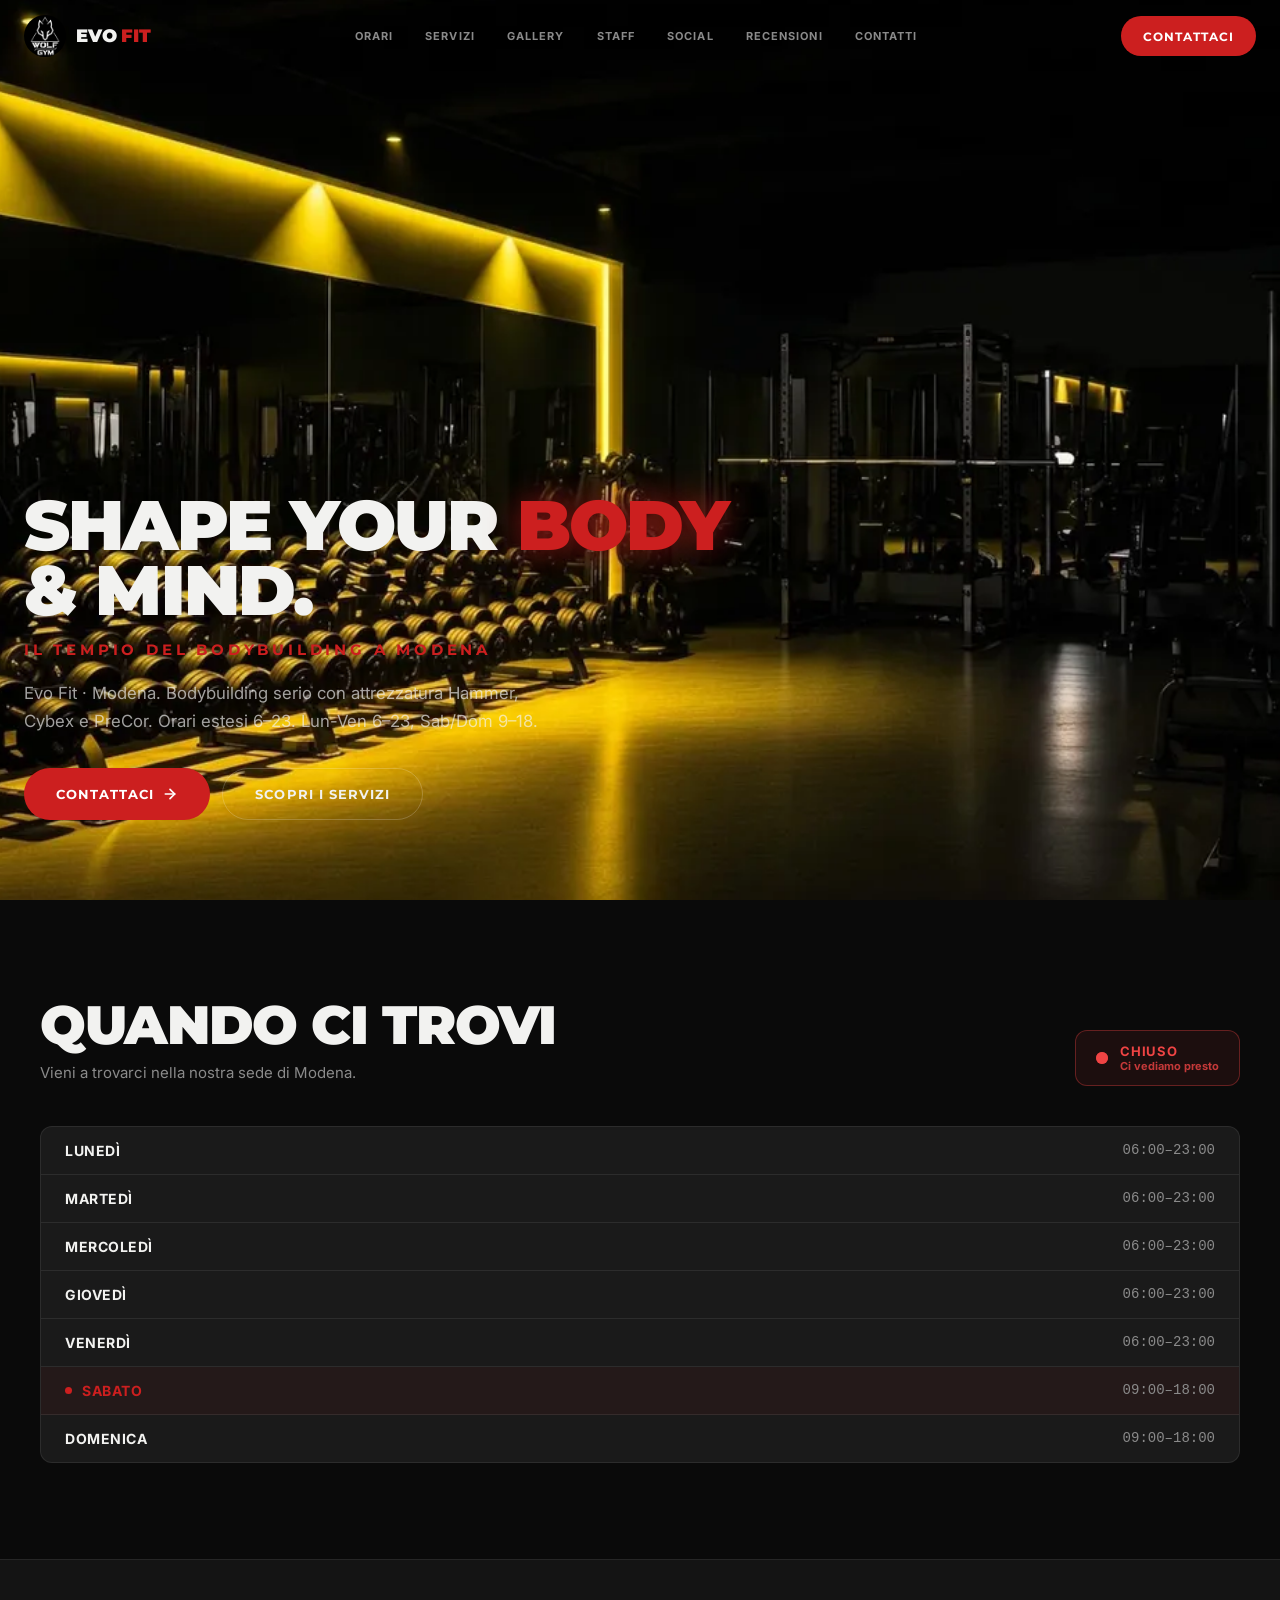
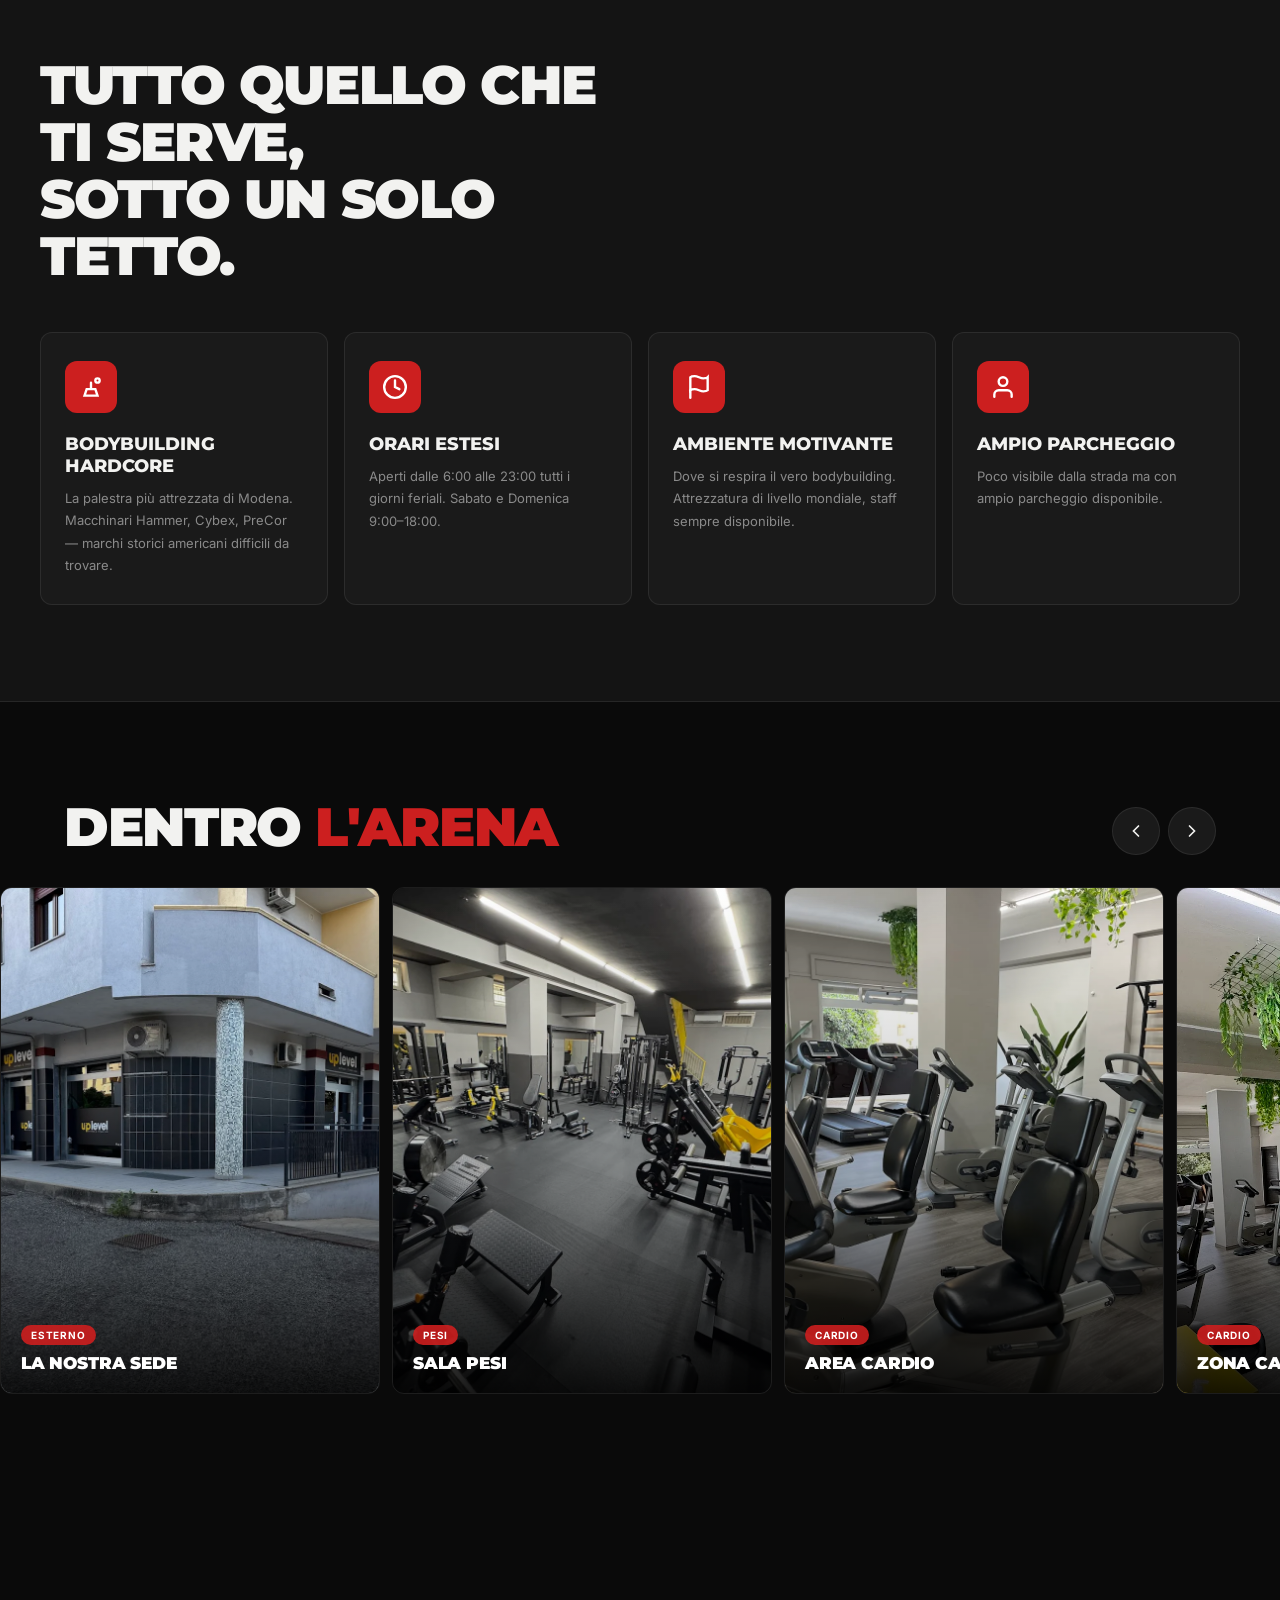
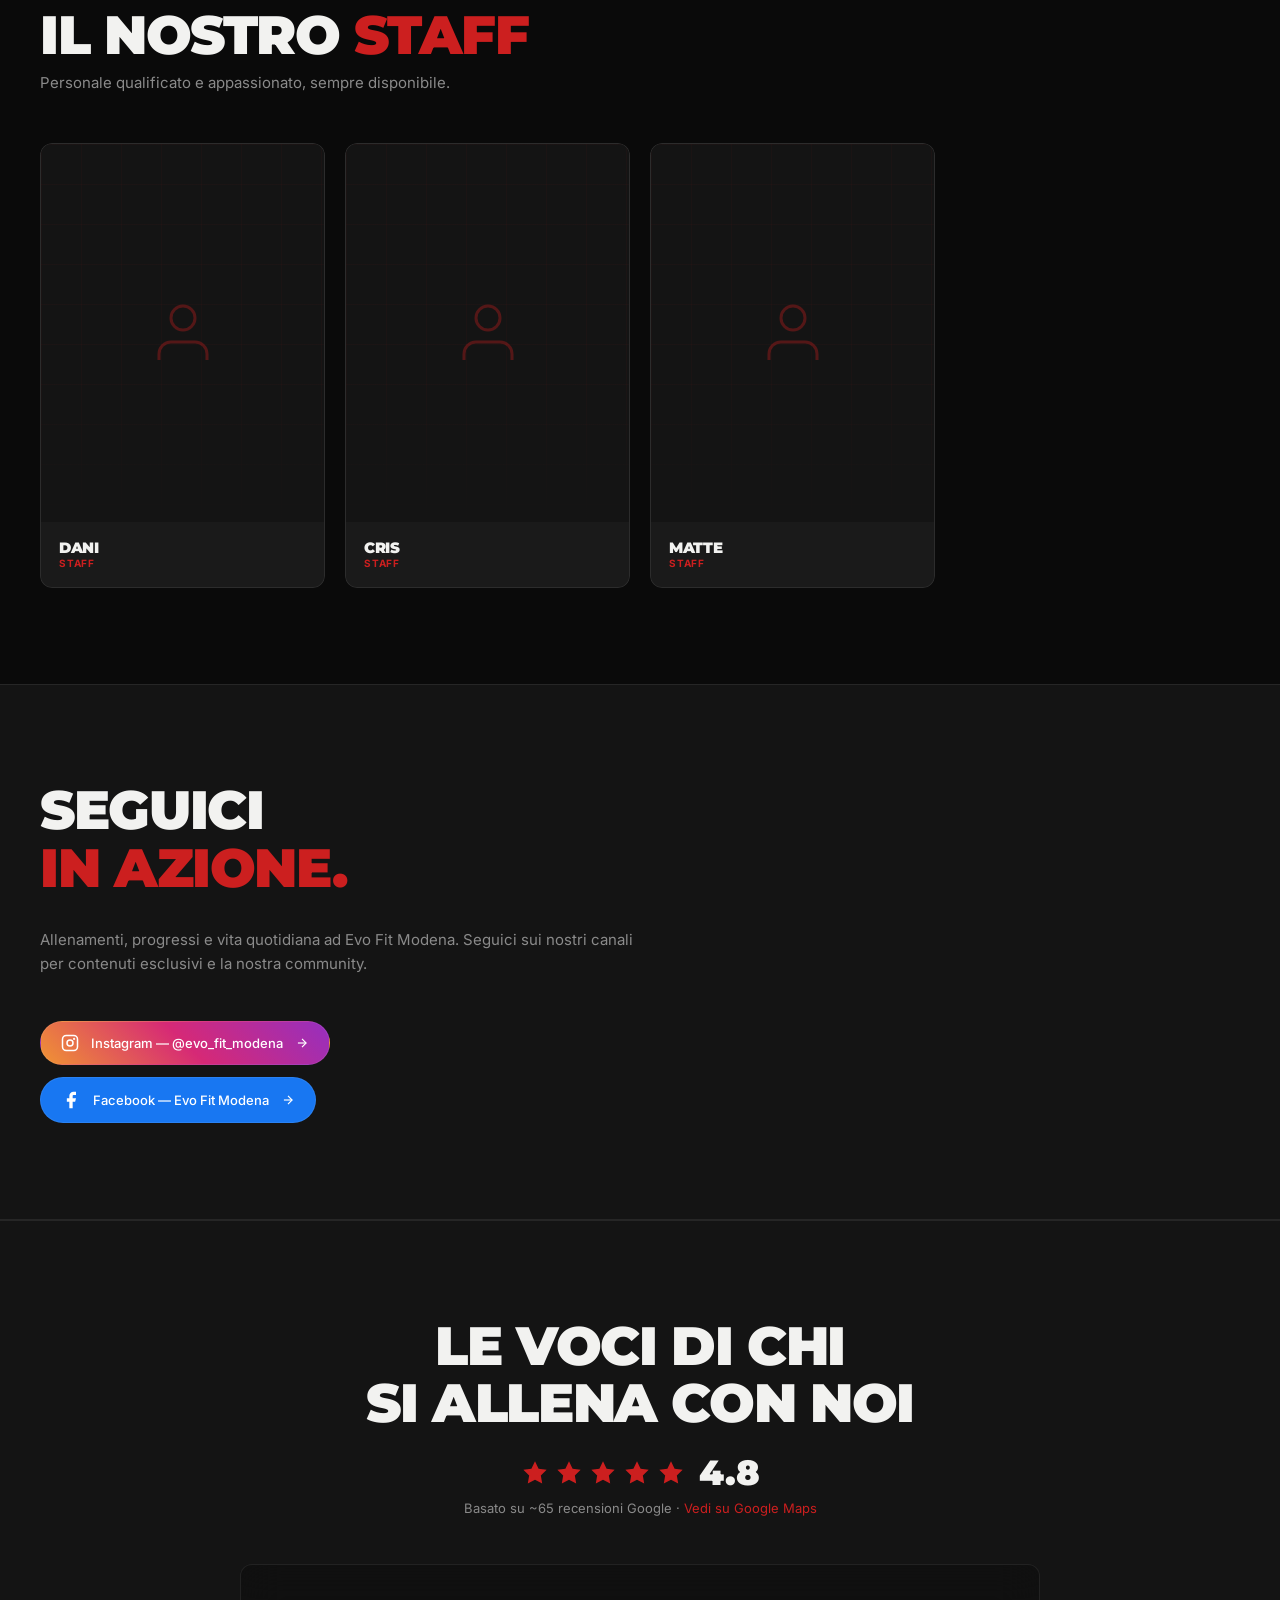
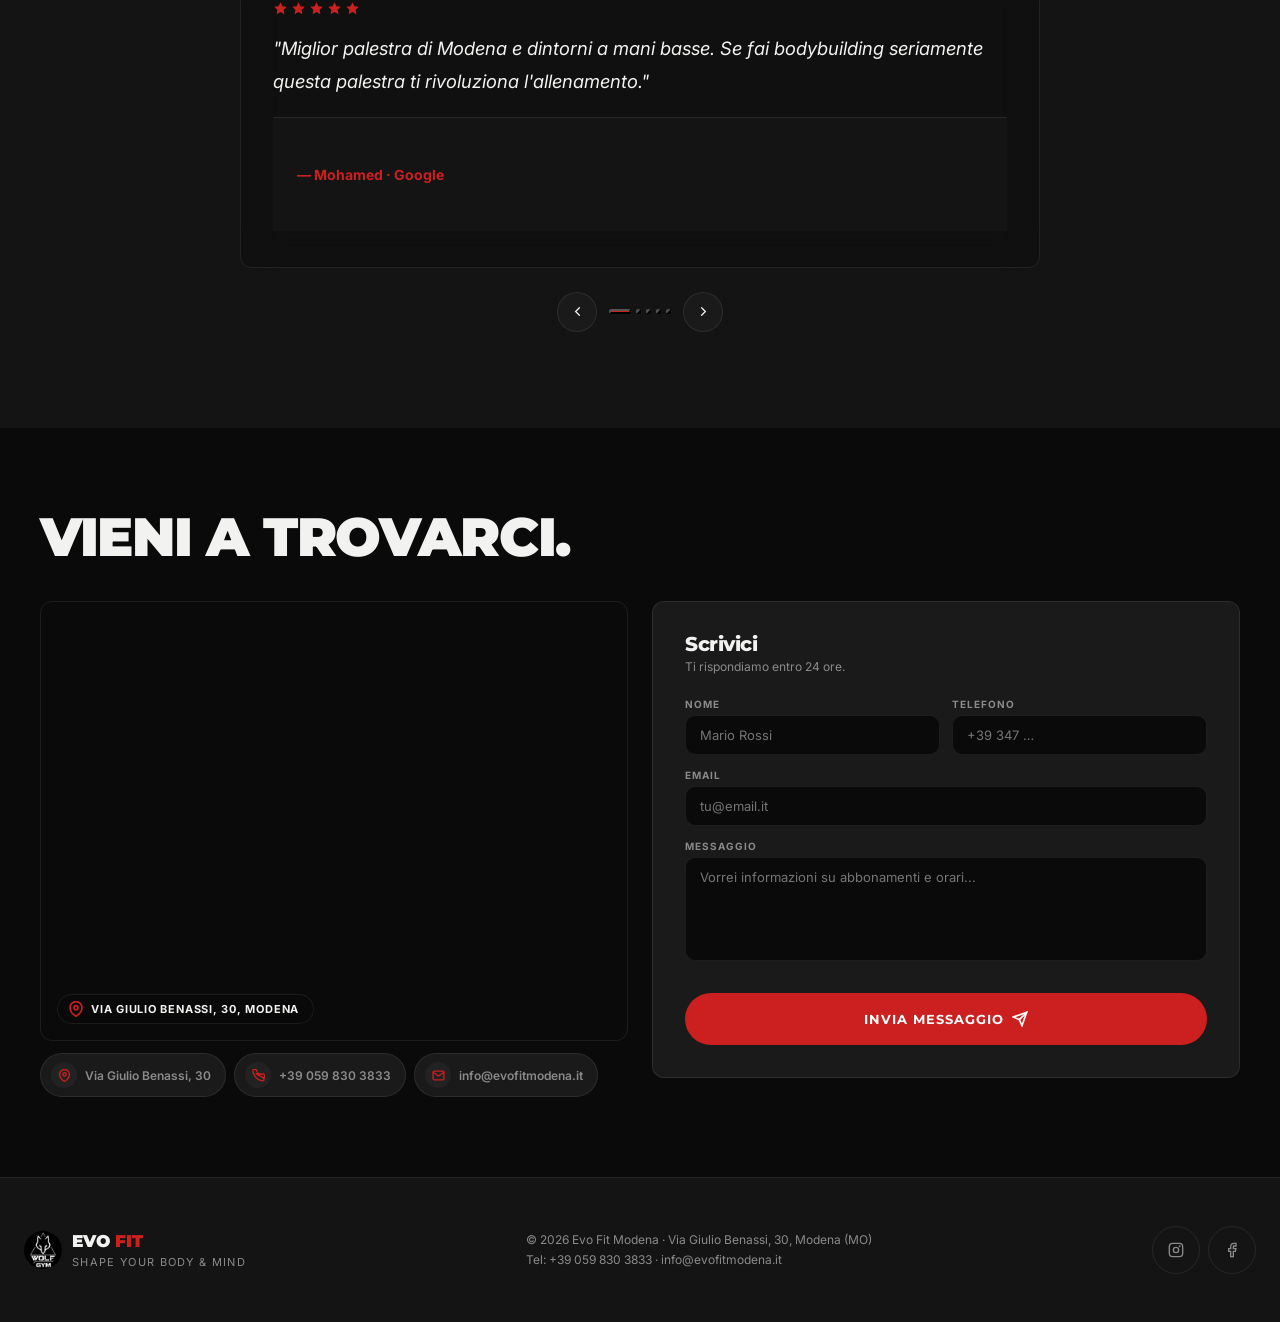
<file: index.html>
<!DOCTYPE html>
<html lang="it" prefix="og: https://ogp.me/ns#">
<head>
  <!-- Google Analytics -->
  <script async src="https://www.googletagmanager.com/gtag/js?id=G-X26F2M2TPG"></script>
  <script>window.dataLayer=window.dataLayer||[];function gtag(){dataLayer.push(arguments);}gtag('js',new Date());gtag('config','G-X26F2M2TPG');</script>

  <meta charset="utf-8"/>
  <meta name="viewport" content="width=device-width,initial-scale=1"/>
  <meta http-equiv="X-UA-Compatible" content="IE=edge"/>

  <!-- Favicon -->
  <link rel="icon" type="image/png" sizes="32x32" href="assets/img/favicon-32.png"/>
  <link rel="icon" type="image/png" sizes="16x16" href="assets/img/favicon-16.png"/>
  <link rel="apple-touch-icon" sizes="180x180" href="assets/img/apple-touch-icon.png"/>

  <!-- SEO Primary -->
  <title>Evo Fit Modena | Palestra · Bodybuilding · Hardcore</title>
  <meta name="description" content="Evo Fit a Modena (MO): palestra bodybuilding hardcore con attrezzatura Hammer, Cybex e PreCor. Orari estesi 6-23. Via Giulio Benassi, 30. Valutazione Google 4.8/5 (~65 recensioni)."/>
  <meta name="keywords" content="palestra modena, evo fit, evo fit modena, bodybuilding modena, palestra modena centro, palestra modena hardcore, evolution fit modena"/>
  <meta name="robots" content="index,follow"/>
  <link rel="canonical" href="https://evo-fit.vercel.app/"/>

  <!-- Open Graph -->
  <meta property="og:type"        content="business.business"/>
  <meta property="og:title"       content="Evo Fit Modena · Shape your body & mind"/>
  <meta property="og:description" content="Bodybuilding hardcore a Modena: Hammer, Cybex, PreCor. Orari estesi 6-23. Valutazione Google 4.8/5."/>
  <meta property="og:url"         content="https://evo-fit.vercel.app/"/>
  <meta property="og:image"       content="https://evo-fit.vercel.app/assets/img/og-image.jpg"/>
  <meta property="og:locale"      content="it_IT"/>
  <meta property="og:site_name"   content="Evo Fit Modena"/>

  <!-- Twitter Card -->
  <meta name="twitter:card"        content="summary_large_image"/>
  <meta name="twitter:title"       content="Evo Fit Modena · Shape your body & mind"/>
  <meta name="twitter:description" content="Bodybuilding hardcore a Modena: Hammer, Cybex, PreCor. Orari estesi 6-23."/>
  <meta name="twitter:image"       content="https://evo-fit.vercel.app/assets/img/og-image.jpg"/>

  <!-- Fonts -->
  <link rel="preconnect" href="https://fonts.googleapis.com"/>
  <link rel="preconnect" href="https://fonts.gstatic.com" crossorigin/>
  <link rel="preload" as="style" href="https://fonts.googleapis.com/css2?family=Inter:wght@400;500;600;700&family=Montserrat:wght@600;700;800;900&display=swap" onload="this.rel='stylesheet'"/>
  <noscript><link rel="stylesheet" href="https://fonts.googleapis.com/css2?family=Inter:wght@400;500;600;700&family=Montserrat:wght@600;700;800;900&display=swap"/></noscript>

  <!-- Preload immagini critiche -->
  <link rel="preload" as="image" href="assets/img/hero-bg.webp" fetchpriority="high"/>
  <link rel="preload" as="image" href="assets/img/382802489_1002927321148401_6611861210664021618_n.jpg" fetchpriority="high"/>

  <link rel="stylesheet" href="assets/css/style.css"/>

  <!-- Stili aggiuntivi per le nuove sezioni (Instagram embed) -->
  <style>
    /* Griglia per gli embed Instagram (3 colonne) */
    .ig-embed-grid {
      display: grid;
      grid-template-columns: repeat(3, 1fr);
      gap: 24px;
      margin-top: 48px;
    }
    .ig-embed-item {
      width: 100%;
      overflow: hidden;
      border-radius: 18px;
      background: #000;
      transition: transform 0.2s ease;
    }
    .ig-embed-item:hover {
      transform: translateY(-4px);
    }
    .ig-embed-item iframe,
    .ig-embed-item blockquote {
      width: 100% !important;
      min-width: unset !important;
    }
    @media (max-width: 768px) {
      .ig-embed-grid {
        grid-template-columns: 1fr;
        gap: 32px;
      }
    }
  </style>

  <!-- Structured Data: LocalBusiness -->
  <script type="application/ld+json">
  {
    "@context": "https://schema.org",
    "@type": "HealthClub",
    "name": "Evo Fit Modena",
    "alternateName": "Evo Fit",
    "description": "Bodybuilding hardcore a Modena: attrezzatura Hammer, Cybex e PreCor. Orari estesi 6-23.",
    "url": "https://evo-fit.vercel.app",
    "telephone": "+390598303833",
    "email": "info@evofitmodena.it",
    "image": "https://evo-fit.vercel.app/assets/img/hero-bg.webp",
    "logo": "https://evo-fit.vercel.app/assets/img/hero-bg.webp",
    "priceRange": "€€",
    "address": {
      "@type": "PostalAddress",
      "streetAddress": "Via Giulio Benassi, 30",
      "addressLocality": "Modena",
      "addressRegion": "MO",
      "postalCode": "41122",
      "addressCountry": "IT"
    },
    "geo": {
      "@type": "GeoCoordinates",
      "latitude": 44.6475,
      "longitude": 10.9252
    },
    "openingHoursSpecification": [
      {"@type":"OpeningHoursSpecification","dayOfWeek":["Monday","Tuesday","Wednesday","Thursday","Friday"],"opens":"06:00","closes":"23:00"},
      {"@type":"OpeningHoursSpecification","dayOfWeek":["Saturday","Sunday"],"opens":"09:00","closes":"18:00"}
    ],
    "aggregateRating": {
      "@type": "AggregateRating",
      "ratingValue": "4.8",
      "reviewCount": "65",
      "bestRating": "5"
    },
    "sameAs": [
      "https://www.instagram.com/evo_fit_modena/",
      "https://www.facebook.com/Staff.EvolutionFit/"
    ]
  }
  </script>
</head>
<body>

<!-- ═══════════════════════════════════════════════════════
     SCROLL PROGRESS BAR
════════════════════════════════════════════════════════ -->
<div id="progress-bar" aria-hidden="true"></div>

<!-- ═══════════════════════════════════════════════════════
     NAVBAR
════════════════════════════════════════════════════════ -->
<header id="navbar" role="banner">
  <nav class="nav-wrap" aria-label="Navigazione principale">
    <a href="#top" class="nav-logo" aria-label="Evo Fit — torna in cima">
      <img src="assets/img/382802489_1002927321148401_6611861210664021618_n.jpg" alt="Logo Evo Fit" width="42" height="42" style="border-radius:50%;object-fit:cover"/>
      <div>
        <div class="nav-logo-text">Evo <span>Fit</span></div>
      </div>
    </a>

    <ul class="nav-links" role="list">
  <li><a href="#orari">Orari</a></li>
  <li><a href="#servizi">Servizi</a></li>
  <li><a href="#galleria">Gallery</a></li>
  <li><a href="#staff">Staff</a></li>
  <li><a href="#social">Social</a></li>
  <li><a href="#recensioni">Recensioni</a></li>
  <li><a href="#contatti">Contatti</a></li>
</ul>

    <a href="#contatti" class="btn-red nav-cta">Contattaci</a>

    <button class="hamburger" id="hamburger" aria-label="Apri menu" aria-expanded="false" aria-controls="mob-menu">
      <svg id="ic-menu" width="20" height="20" viewBox="0 0 24 24" fill="none" stroke="currentColor" stroke-width="2" stroke-linecap="round" aria-hidden="true"><line x1="3" y1="6" x2="21" y2="6"/><line x1="3" y1="12" x2="21" y2="12"/><line x1="3" y1="18" x2="21" y2="18"/></svg>
      <svg id="ic-close" width="20" height="20" viewBox="0 0 24 24" fill="none" stroke="currentColor" stroke-width="2" stroke-linecap="round" style="display:none" aria-hidden="true"><line x1="18" y1="6" x2="6" y2="18"/><line x1="6" y1="6" x2="18" y2="18"/></svg>
    </button>
  </nav>

  <div id="mob-menu" role="navigation" aria-label="Menu mobile">
    <a href="#orari"      onclick="closeMob()">Orari</a>
    <a href="#servizi"    onclick="closeMob()">Servizi</a>
    <a href="#galleria"   onclick="closeMob()">Gallery</a>
    <a href="#staff"      onclick="closeMob()">Staff</a>
    <a href="#social" onclick="closeMob()">Social</a>
    <a href="#recensioni" onclick="closeMob()">Recensioni</a>
    <a href="#contatti"   onclick="closeMob()">Contatti</a>
    <a href="#contatti" class="mob-cta" onclick="closeMob()">Contattaci</a>
  </div>
</header>

<!-- ═══════════════════════════════════════════════════════ -->

<!-- ═══════════════════════════════════════════════════════
     HERO
════════════════════════════════════════════════════════ -->
<main id="top">
<section id="hero" aria-label="Hero Evo Fit Modena">
  <div class="hero-img">
    <img src="assets/img/hero-bg.webp" alt="Sala fitness Evo Fit Modena" fetchpriority="high" width="1920" height="1080"/>
  </div>
  <div class="hero-content">
    <div class="hero-title-row">
      <h1 class="hero-h1">Shape your <span class="red glow">body</span><br>& mind.</h1>
    </div>

    <p class="hero-sub-title">Il tempio del bodybuilding a Modena</p>

    <p class="hero-desc">Evo Fit · Modena. Bodybuilding serio con attrezzatura Hammer, Cybex e PreCor. Orari estesi 6–23. Lun-Ven 6–23, Sab/Dom 9–18.</p>



    <div class="hero-btns">
      <a href="#contatti" class="btn-red">
        Contattaci
        <svg width="16" height="16" viewBox="0 0 24 24" fill="none" stroke="currentColor" stroke-width="2.5" stroke-linecap="round" aria-hidden="true"><line x1="5" y1="12" x2="19" y2="12"/><polyline points="12 5 19 12 12 19"/></svg>
      </a>
      <a href="#servizi" class="btn-ghost">Scopri i Servizi</a>
    </div>
  </div>
</section>

<!-- ═══════════════════════════════════════════════════════
     ORARI
════════════════════════════════════════════════════════ -->
<section id="orari" class="sec" aria-labelledby="orari-title">
  <div class="sec-inner">
    <div class="hours-top reveal">
      <div>

        <h2 id="orari-title" class="sec-h2">Quando ci trovi</h2>
        <p class="sec-p">Vieni a trovarci nella nostra sede di Modena.</p>
      </div>
      <div id="status-pill" class="status-pill open" role="status" aria-live="polite">
        <div class="ping-wrap" aria-hidden="true">
          <span class="ping-out p-open"></span>
          <span class="ping-in  p-open"></span>
        </div>
        <div>
          <div style="font-size:13px;font-weight:700;text-transform:uppercase;letter-spacing:.06em" id="st-title">Aperto Ora</div>
          <div style="font-size:11px;opacity:.8" id="st-sub">Caricamento...</div>
        </div>
      </div>
    </div>

    <div class="hours-table reveal" role="table" aria-label="Orari palestra">
      <div class="h-row" id="row-0" role="row"><div class="h-day" role="cell"><span>Lunedì</span></div>   <div class="h-time" role="cell">06:00–23:00</div></div>
      <div class="h-row" id="row-1" role="row"><div class="h-day" role="cell"><span>Martedì</span></div>  <div class="h-time" role="cell">06:00–23:00</div></div>
      <div class="h-row" id="row-2" role="row"><div class="h-day" role="cell"><span>Mercoledì</span></div><div class="h-time" role="cell">06:00–23:00</div></div>
      <div class="h-row" id="row-3" role="row"><div class="h-day" role="cell"><span>Giovedì</span></div>  <div class="h-time" role="cell">06:00–23:00</div></div>
      <div class="h-row" id="row-4" role="row"><div class="h-day" role="cell"><span>Venerdì</span></div>  <div class="h-time" role="cell">06:00–23:00</div></div>
      <div class="h-row" id="row-5" role="row"><div class="h-day" role="cell"><span>Sabato</span></div>   <div class="h-time" role="cell">09:00–18:00</div></div>
      <div class="h-row" id="row-6" role="row">
        <div class="h-day" role="cell">
          <span>Domenica</span>
        </div>
        <div class="h-time" role="cell">09:00–18:00</div>
      </div>
    </div>
  </div>
</section>

<!-- ═══════════════════════════════════════════════════════
     SERVIZI
════════════════════════════════════════════════════════ -->
<section id="servizi" class="sec" style="background:var(--bg2);border-top:1px solid var(--border);border-bottom:1px solid var(--border)" aria-labelledby="srv-title">
  <div class="sec-inner">
    <div class="reveal" style="margin-bottom:48px;max-width:600px">
      <h2 id="srv-title" class="sec-h2">Tutto quello che ti serve,<br>sotto un solo tetto.</h2>
    </div>
    <div class="srv-grid">
      <div class="srv-card reveal">
        <div class="srv-icon" aria-hidden="true">
          <svg width="26" height="26" viewBox="0 0 24 24" fill="none" stroke="white" stroke-width="2.2" stroke-linecap="round"><path d="M18 8a2 2 0 1 1 0-4 2 2 0 0 1 0 4zM6 20l2-6h8l2 6H6zM12 14V8"/></svg>
        </div>
        <div class="srv-title">Bodybuilding Hardcore</div>
        <p class="srv-desc">La palestra più attrezzata di Modena. Macchinari Hammer, Cybex, PreCor — marchi storici americani difficili da trovare.</p>
      </div>
      <div class="srv-card reveal">
        <div class="srv-icon" aria-hidden="true">
          <svg width="26" height="26" viewBox="0 0 24 24" fill="none" stroke="white" stroke-width="2.2" stroke-linecap="round"><circle cx="12" cy="12" r="10"/><path d="M12 6v6l4 2"/></svg>
        </div>
        <div class="srv-title">Orari Estesi</div>
        <p class="srv-desc">Aperti dalle 6:00 alle 23:00 tutti i giorni feriali. Sabato e Domenica 9:00–18:00.</p>
      </div>
      <div class="srv-card reveal">
        <div class="srv-icon" aria-hidden="true">
          <svg width="26" height="26" viewBox="0 0 24 24" fill="none" stroke="white" stroke-width="2.2" stroke-linecap="round"><path d="M4 15s1-1 4-1 5 2 8 2 4-1 4-1V3s-1 1-4 1-5-2-8-2-4 1-4 1z"/><line x1="4" y1="22" x2="4" y2="15"/></svg>
        </div>
        <div class="srv-title">Ambiente Motivante</div>
        <p class="srv-desc">Dove si respira il vero bodybuilding. Attrezzatura di livello mondiale, staff sempre disponibile.</p>
      </div>
      <div class="srv-card reveal">
        <div class="srv-icon" aria-hidden="true">
          <svg width="26" height="26" viewBox="0 0 24 24" fill="none" stroke="white" stroke-width="2.2" stroke-linecap="round"><path d="M20 21v-2a4 4 0 0 0-4-4H8a4 4 0 0 0-4 4v2"/><circle cx="12" cy="7" r="4"/></svg>
        </div>
        <div class="srv-title">Ampio Parcheggio</div>
        <p class="srv-desc">Poco visibile dalla strada ma con ampio parcheggio disponibile.</p>
      </div>
    </div>
  </div>
</section>

<!-- ═══════════════════════════════════════════════════════
     GALLERY — foto reali
════════════════════════════════════════════════════════ -->
<section id="galleria" class="sec" style="padding-left:0;padding-right:0;overflow:hidden" aria-labelledby="gal-title">
  <div class="gal-header reveal">
    <div>

      <h2 id="gal-title" class="sec-h2">Dentro <span class="red">l'Arena</span></h2>
    </div>
    <div class="gal-nav" aria-label="Navigazione galleria">
      <button class="gal-btn" onclick="galScroll(-1)" aria-label="Foto precedente">
        <svg width="20" height="20" viewBox="0 0 24 24" fill="none" stroke="currentColor" stroke-width="2" stroke-linecap="round" aria-hidden="true"><polyline points="15 18 9 12 15 6"/></svg>
      </button>
      <button class="gal-btn" onclick="galScroll(1)" aria-label="Foto successiva">
        <svg width="20" height="20" viewBox="0 0 24 24" fill="none" stroke="currentColor" stroke-width="2" stroke-linecap="round" aria-hidden="true"><polyline points="9 18 15 12 9 6"/></svg>
      </button>

    </div>
  </div>

  <div class="gal-scroll" id="gal-scroll" role="list" aria-label="Foto della palestra">
    <div class="gal-card" role="listitem">
      <img src="assets/img/esterno.webp" alt="Esterno Evo Fit Modena" loading="lazy" width="380" height="507"/>
      <div class="gal-overlay" aria-hidden="true"></div>
      <div class="gal-info"><div class="gal-tag">Esterno</div><div class="gal-title">La nostra sede</div></div>
    </div>
    <div class="gal-card" role="listitem">
      <img src="assets/img/sala.webp" alt="Sala pesi Evo Fit" loading="lazy" width="380" height="507"/>
      <div class="gal-overlay" aria-hidden="true"></div>
      <div class="gal-info"><div class="gal-tag">Pesi</div><div class="gal-title">Sala Pesi</div></div>
    </div>
    <div class="gal-card" role="listitem">
      <img src="assets/img/sala2.webp" alt="Area cardio Evo Fit" loading="lazy" width="380" height="507"/>
      <div class="gal-overlay" aria-hidden="true"></div>
      <div class="gal-info"><div class="gal-tag">Cardio</div><div class="gal-title">Area Cardio</div></div>
    </div>
    <div class="gal-card" role="listitem">
      <img src="assets/img/sala3.webp" alt="Area cardio con logo Evo Fit" loading="lazy" width="380" height="507"/>
      <div class="gal-overlay" aria-hidden="true"></div>
      <div class="gal-info"><div class="gal-tag">Cardio</div><div class="gal-title">Zona Cardio & Benessere</div></div>
    </div>
    <div class="gal-card" role="listitem">
      <img src="assets/img/sala4.webp" alt="Leg press e mural motivazionale Evo Fit" loading="lazy" width="380" height="507"/>
      <div class="gal-overlay" aria-hidden="true"></div>
      <div class="gal-info"><div class="gal-tag">Pesi</div><div class="gal-title">Leg Press & Mural</div></div>
    </div>
    <div class="gal-card" role="listitem">
      <img src="assets/img/sala5.webp" alt="Macchinari Diamond Evo Fit" loading="lazy" width="380" height="507"/>
      <div class="gal-overlay" aria-hidden="true"></div>
      <div class="gal-info"><div class="gal-tag">Macchine</div><div class="gal-title">Macchinari Diamond</div></div>
    </div>
    <div class="gal-card" role="listitem">
      <img src="assets/img/sala6.webp" alt="Dumbbell zone con manubri Evo Fit" loading="lazy" width="380" height="507"/>
      <div class="gal-overlay" aria-hidden="true"></div>
      <div class="gal-info"><div class="gal-tag">Pesi</div><div class="gal-title">Dumbbell Zone</div></div>
    </div>
    <div style="width:8px;flex-shrink:0" aria-hidden="true"></div>
  </div>
</section>

<!-- ═══════════════════════════════════════════════════════
     STAFF
════════════════════════════════════════════════════════ -->
<section id="staff" class="sec" aria-labelledby="staff-title">
  <div class="sec-inner">
    <div class="reveal" style="margin-bottom:48px;max-width:600px">
      <h2 id="staff-title" class="sec-h2">Il Nostro <span class="red">Staff</span></h2>
      <p class="sec-p">Personale qualificato e appassionato, sempre disponibile.</p>
    </div>
    <div class="staff-grid">

      <!-- DANI -->
      <div class="staff-flip-scene reveal">
        <div class="staff-flip-inner">
          <div class="staff-flip-front">
            <article class="staff-card">
              <div class="staff-av">
                <div class="staff-av-pat" aria-hidden="true"></div>
                <div class="staff-av-icon" aria-hidden="true">
                  <svg width="72" height="72" viewBox="0 0 24 24" fill="none" stroke="currentColor" stroke-width="1"><path d="M20 21v-2a4 4 0 0 0-4-4H8a4 4 0 0 0-4 4v2"/><circle cx="12" cy="7" r="4"/></svg>
                </div>
                <div class="staff-av-fade" aria-hidden="true"></div>
              </div>
              <div class="staff-info">
                <div><h3 class="staff-name">Dani</h3><p class="staff-role">Staff</p></div>
              </div>
            </article>
          </div>
          <div class="staff-flip-back">
            <div class="staff-back-icon">🏋️‍♂️</div>
            <div class="staff-back-name">Dani</div>
            <div class="staff-back-role">Staff</div>
            <div class="staff-back-divider"></div>
            <div class="staff-back-bio">Membro dello staff Evo Fit. Sempre disponibile per aiutarti a raggiungere i tuoi obiettivi in palestra.</div>
            <div class="staff-back-cta">Contattami su WhatsApp</div>
          </div>
        </div>
      </div>

      <!-- CRIS -->
      <div class="staff-flip-scene reveal">
        <div class="staff-flip-inner">
          <div class="staff-flip-front">
            <article class="staff-card">
              <div class="staff-av">
                <div class="staff-av-pat" aria-hidden="true"></div>
                <div class="staff-av-icon" aria-hidden="true">
                  <svg width="72" height="72" viewBox="0 0 24 24" fill="none" stroke="currentColor" stroke-width="1"><path d="M20 21v-2a4 4 0 0 0-4-4H8a4 4 0 0 0-4 4v2"/><circle cx="12" cy="7" r="4"/></svg>
                </div>
                <div class="staff-av-fade" aria-hidden="true"></div>
              </div>
              <div class="staff-info">
                <div><h3 class="staff-name">Cris</h3><p class="staff-role">Staff</p></div>
              </div>
            </article>
          </div>
          <div class="staff-flip-back">
            <div class="staff-back-icon">💪</div>
            <div class="staff-back-name">Cris</div>
            <div class="staff-back-role">Staff</div>
            <div class="staff-back-divider"></div>
            <div class="staff-back-bio">Membro dello staff Evo Fit. Professionale e sempre pronto a supportarti nel tuo percorso di allenamento.</div>
            <div class="staff-back-cta">Contattami su WhatsApp</div>
          </div>
        </div>
      </div>

      <!-- MATTE -->
      <div class="staff-flip-scene reveal">
        <div class="staff-flip-inner">
          <div class="staff-flip-front">
            <article class="staff-card">
              <div class="staff-av">
                <div class="staff-av-pat" aria-hidden="true"></div>
                <div class="staff-av-icon" aria-hidden="true">
                  <svg width="72" height="72" viewBox="0 0 24 24" fill="none" stroke="currentColor" stroke-width="1"><path d="M20 21v-2a4 4 0 0 0-4-4H8a4 4 0 0 0-4 4v2"/><circle cx="12" cy="7" r="4"/></svg>
                </div>
                <div class="staff-av-fade" aria-hidden="true"></div>
              </div>
              <div class="staff-info">
                <div><h3 class="staff-name">Matte</h3><p class="staff-role">Staff</p></div>
              </div>
            </article>
          </div>
          <div class="staff-flip-back">
            <div class="staff-back-icon">🤸‍♂️</div>
            <div class="staff-back-name">Matte</div>
            <div class="staff-back-role">Staff</div>
            <div class="staff-back-divider"></div>
            <div class="staff-back-bio">Membro dello staff Evo Fit. Appassionato di bodybuilding e sempre al tuo fianco per consigli e supporto.</div>
            <div class="staff-back-cta">Contattami su WhatsApp</div>
          </div>
        </div>
      </div>

    </div>
  </div>
</section>

<!-- ═══════════════════════════════════════════════════════
     SOCIAL IN AZIONE (YouTube + TikTok + Instagram + Facebook)
════════════════════════════════════════════════════════ -->
<section id="social" class="sec" style="background: var(--bg2); border-top: 1px solid var(--border); border-bottom: 1px solid var(--border);">
  <div class="sec-inner">
    <div class="yt-info reveal" style="max-width:600px">

        <h2 id="social-title" class="sec-h2">Seguici<br><span class="red">in azione.</span></h2>
        <p class="sec-p" style="margin-top:16px">Allenamenti, progressi e vita quotidiana ad Evo Fit Modena. Seguici sui nostri canali per contenuti esclusivi e la nostra community.</p>

        <div style="margin-top:28px; display:flex; flex-direction:column; gap:12px">

          <a href="https://instagram.com/evo_fit_modena" target="_blank" rel="noopener noreferrer" class="yt-channel" style="display:flex; align-items:center; gap:12px; background:linear-gradient(45deg, #f09433, #d62976, #962fbf); padding:12px 20px; border-radius:60px; text-decoration:none; color:white; transition:all 0.2s;">
            <svg width="18" height="18" viewBox="0 0 24 24" fill="none" stroke="white" stroke-width="2" stroke-linecap="round"><rect x="2" y="2" width="20" height="20" rx="5"/><circle cx="12" cy="12" r="4"/><circle cx="17.5" cy="6.5" r="0.5" fill="white"/></svg>
            <span style="flex:1; font-weight:500;">Instagram — @evo_fit_modena</span>
            <svg width="14" height="14" viewBox="0 0 24 24" fill="none" stroke="white" stroke-width="2"><line x1="5" y1="12" x2="19" y2="12"/><polyline points="12 5 19 12 12 19"/></svg>
          </a>

          <a href="https://www.facebook.com/Staff.EvolutionFit/" target="_blank" rel="noopener noreferrer" class="yt-channel" style="display:flex; align-items:center; gap:12px; background:#1877f2; padding:12px 20px; border-radius:60px; text-decoration:none; color:white; transition:all 0.2s;">
            <svg width="20" height="20" viewBox="0 0 24 24" fill="white" aria-hidden="true"><path d="M18 2h-3a5 5 0 0 0-5 5v3H7v4h3v8h4v-8h3l1-4h-4V7a1 1 0 0 1 1-1h3z"/></svg>
            <span style="flex:1; font-weight:500;">Facebook — Evo Fit Modena</span>
            <svg width="14" height="14" viewBox="0 0 24 24" fill="none" stroke="white" stroke-width="2"><line x1="5" y1="12" x2="19" y2="12"/><polyline points="12 5 19 12 12 19"/></svg>
          </a>
        </div>
      </div>
    </div>
  </div>
</section>


<!-- ═══════════════════════════════════════════════════════
     RECENSIONI REALI
════════════════════════════════════════════════════════ -->
<section id="recensioni" class="sec" style="background:var(--bg2);border-top:1px solid var(--border)" aria-labelledby="rev-title">
  <div class="sec-inner">
    <div class="rev-header reveal">
      <h2 id="rev-title" class="sec-h2">Le voci di chi<br>si allena con noi</h2>
      <div class="rev-stars" aria-label="Valutazione 4.8 stelle su 5">
        <svg width="28" height="28" viewBox="0 0 24 24" fill="#cc1f1f" aria-hidden="true"><polygon points="12 2 15.09 8.26 22 9.27 17 14.14 18.18 21.02 12 17.77 5.82 21.02 7 14.14 2 9.27 8.91 8.26 12 2"/></svg>
        <svg width="28" height="28" viewBox="0 0 24 24" fill="#cc1f1f" aria-hidden="true"><polygon points="12 2 15.09 8.26 22 9.27 17 14.14 18.18 21.02 12 17.77 5.82 21.02 7 14.14 2 9.27 8.91 8.26 12 2"/></svg>
        <svg width="28" height="28" viewBox="0 0 24 24" fill="#cc1f1f" aria-hidden="true"><polygon points="12 2 15.09 8.26 22 9.27 17 14.14 18.18 21.02 12 17.77 5.82 21.02 7 14.14 2 9.27 8.91 8.26 12 2"/></svg>
        <svg width="28" height="28" viewBox="0 0 24 24" fill="#cc1f1f" aria-hidden="true"><polygon points="12 2 15.09 8.26 22 9.27 17 14.14 18.18 21.02 12 17.77 5.82 21.02 7 14.14 2 9.27 8.91 8.26 12 2"/></svg>
        <svg width="28" height="28" viewBox="0 0 24 24" fill="#cc1f1f" aria-hidden="true"><polygon points="12 2 15.09 8.26 22 9.27 17 14.14 18.18 21.02 12 17.77 5.82 21.02 7 14.14 2 9.27 8.91 8.26 12 2"/></svg>
        <span class="rev-rating">4.8</span>
      </div>
      <p class="rev-sub">Basato su ~65 recensioni Google · <a href="https://maps.google.com/?q=Evo+Fit+Modena+Via+Giulio+Benassi+30" target="_blank" rel="noopener noreferrer" style="color:var(--accent)">Vedi su Google Maps</a></p>
    </div>

    <div style="position:relative;margin-top:48px;min-height:220px">
      <blockquote id="rev-card" class="rev-card glass" style="transition:opacity .4s,transform .4s">
        <div class="rev-mini-stars" aria-hidden="true">
          <svg width="15" height="15" viewBox="0 0 24 24" fill="#cc1f1f"><polygon points="12 2 15.09 8.26 22 9.27 17 14.14 18.18 21.02 12 17.77 5.82 21.02 7 14.14 2 9.27 8.91 8.26 12 2"/></svg>
          <svg width="15" height="15" viewBox="0 0 24 24" fill="#cc1f1f"><polygon points="12 2 15.09 8.26 22 9.27 17 14.14 18.18 21.02 12 17.77 5.82 21.02 7 14.14 2 9.27 8.91 8.26 12 2"/></svg>
          <svg width="15" height="15" viewBox="0 0 24 24" fill="#cc1f1f"><polygon points="12 2 15.09 8.26 22 9.27 17 14.14 18.18 21.02 12 17.77 5.82 21.02 7 14.14 2 9.27 8.91 8.26 12 2"/></svg>
          <svg width="15" height="15" viewBox="0 0 24 24" fill="#cc1f1f"><polygon points="12 2 15.09 8.26 22 9.27 17 14.14 18.18 21.02 12 17.77 5.82 21.02 7 14.14 2 9.27 8.91 8.26 12 2"/></svg>
          <svg width="15" height="15" viewBox="0 0 24 24" fill="#cc1f1f"><polygon points="12 2 15.09 8.26 22 9.27 17 14.14 18.18 21.02 12 17.77 5.82 21.02 7 14.14 2 9.27 8.91 8.26 12 2"/></svg>
        </div>
        <p class="rev-text" id="rev-text"></p>
        <footer class="rev-author" id="rev-author"></footer>
      </blockquote>

      <nav class="rev-nav" aria-label="Navigazione recensioni">
        <button class="rev-btn" onclick="prevRev()" aria-label="Recensione precedente">
          <svg width="15" height="15" viewBox="0 0 24 24" fill="none" stroke="currentColor" stroke-width="2" stroke-linecap="round" aria-hidden="true"><polyline points="15 18 9 12 15 6"/></svg>
        </button>
        <div class="rev-dots" id="rev-dots" role="tablist" aria-label="Seleziona recensione"></div>
        <button class="rev-btn" onclick="nextRev()" aria-label="Recensione successiva">
          <svg width="15" height="15" viewBox="0 0 24 24" fill="none" stroke="currentColor" stroke-width="2" stroke-linecap="round" aria-hidden="true"><polyline points="9 18 15 12 9 6"/></svg>
        </button>
      </nav>
    </div>
  </div>
</section>

<!-- ═══════════════════════════════════════════════════════
     CONTATTI
════════════════════════════════════════════════════════ -->
<section id="contatti" class="sec con-sec" aria-labelledby="con-title">
  <div class="sec-inner">

    <!-- Header -->
    <div class="con-header reveal">
      <h2 id="con-title" class="sec-h2">Vieni a trovarci.</h2>
    </div>

    <!-- Main layout: mappa + form affiancati -->
    <div class="con-layout reveal">

      <!-- Colonna sinistra: mappa grande + info compatte sotto -->
      <div class="con-left">
        <div class="con-map-wrap">
          <iframe
            title="Mappa Evo Fit — Via Giulio Benassi, 30 Modena"
            src="https://maps.google.com/maps?q=Via+Giulio+Benassi+30+Modena&t=&z=15&ie=UTF8&iwloc=&output=embed"
            width="100%" height="100%" loading="lazy"
            style="border:0;filter:invert(.9) hue-rotate(180deg) saturate(.65);display:block;width:100%;height:100%"
            referrerpolicy="no-referrer-when-downgrade">
          </iframe>
          <!-- overlay pin badge -->
          <div class="con-map-badge">
            <svg width="16" height="16" viewBox="0 0 24 24" fill="none" stroke="#cc1f1f" stroke-width="2.5" stroke-linecap="round" aria-hidden="true">
              <path d="M21 10c0 7-9 13-9 13s-9-6-9-13a9 9 0 0 1 18 0z"/>
              <circle cx="12" cy="10" r="3"/>
            </svg>
            Via Giulio Benassi, 30, Modena
          </div>
        </div>

        <!-- Info strip compatta -->
        <address class="con-strip" style="font-style:normal">
          <a href="https://maps.google.com/?q=Via+Giulio+Benassi+30+Modena" target="_blank" rel="noopener noreferrer" class="con-chip">
            <span class="con-chip-ico">
              <svg width="13" height="13" viewBox="0 0 24 24" fill="none" stroke="currentColor" stroke-width="2.5" stroke-linecap="round"><path d="M21 10c0 7-9 13-9 13s-9-6-9-13a9 9 0 0 1 18 0z"/><circle cx="12" cy="10" r="3"/></svg>
            </span>
            <span>Via Giulio Benassi, 30</span>
          </a>
          <a href="tel:+390598303833" class="con-chip">
            <span class="con-chip-ico">
              <svg width="13" height="13" viewBox="0 0 24 24" fill="none" stroke="currentColor" stroke-width="2.5" stroke-linecap="round"><path d="M22 16.92v3a2 2 0 0 1-2.18 2 19.79 19.79 0 0 1-8.63-3.07A19.5 19.5 0 0 1 4.69 12 19.79 19.79 0 0 1 1.61 3.36 2 2 0 0 1 3.59 1h3a2 2 0 0 1 2 1.72c.12.5.27.98.45 1.45"/><path d="m7.91 8.91 .99-.99a2 2 0 0 1 2.83 0l.84.84a2 2 0 0 0 2.11.45 12.84 12.84 0 0 1 2.81.7A2 2 0 0 1 22 16.92z"/></svg>
            </span>
            <span>+39 059 830 3833</span>
          </a>
          <a href="mailto:info@evofitmodena.it" class="con-chip">
            <span class="con-chip-ico">
              <svg width="13" height="13" viewBox="0 0 24 24" fill="none" stroke="currentColor" stroke-width="2.5" stroke-linecap="round"><path d="M4 4h16c1.1 0 2 .9 2 2v12c0 1.1-.9 2-2 2H4c-1.1 0-2-.9-2-2V6c0-1.1.9-2 2-2z"/><polyline points="22,6 12,13 2,6"/></svg>
            </span>
            <span>info@evofitmodena.it</span>
          </a>
        </address>
      </div>

      <!-- Colonna destra: form -->
      <div class="con-form reveal">
        <div class="con-form-head">
          <h3 class="con-form-title">Scrivici</h3>
          <p class="con-form-sub">Ti rispondiamo entro 24 ore.</p>
        </div>
        <form id="contact-form" class="f-fields" action="https://formspree.io/f/mjgqgorr" method="POST">
          <input type="hidden" name="_subject" value="Nuovo messaggio da Evo Fit Modena"/>
          <div class="f-row2">
            <div>
              <label class="f-lbl" for="f-name">Nome</label>
              <input class="f-in" id="f-name" name="nome" type="text" placeholder="Mario Rossi" maxlength="80" autocomplete="name" required/>
            </div>
            <div>
              <label class="f-lbl" for="f-tel">Telefono</label>
              <input class="f-in" id="f-tel" name="telefono" type="tel" placeholder="+39 347 …" maxlength="20" autocomplete="tel"/>
            </div>
          </div>
          <div>
            <label class="f-lbl" for="f-email">Email</label>
            <input class="f-in" id="f-email" name="email" type="email" placeholder="tu@email.it" maxlength="160" autocomplete="email" required/>
          </div>
          <div>
            <label class="f-lbl" for="f-msg">Messaggio</label>
            <textarea class="f-ta" id="f-msg" name="messaggio" rows="5" maxlength="800" placeholder="Vorrei informazioni su abbonamenti e orari..." required></textarea>
          </div>
          <div id="f-fb" role="alert" aria-live="polite"></div>
          <button class="btn-red" type="submit" style="width:100%;justify-content:center">
            Invia messaggio
            <svg width="16" height="16" viewBox="0 0 24 24" fill="none" stroke="currentColor" stroke-width="2.5" stroke-linecap="round" aria-hidden="true"><line x1="22" y1="2" x2="11" y2="13"/><polygon points="22 2 15 22 11 13 2 9 22 2"/></svg>
          </button>
        </form>
      </div>

    </div>
  </div>
</section>
</main>

<!-- ═══════════════════════════════════════════════════════
     FOOTER
════════════════════════════════════════════════════════ -->
<footer role="contentinfo">
  <div class="foot-inner">
    <div class="foot-logo">
      <img src="assets/img/382802489_1002927321148401_6611861210664021618_n.jpg" alt="Logo Evo Fit" width="38" height="38" style="border-radius:50%;object-fit:cover"/>
      <div>
        <div class="foot-logo-text">Evo <span>Fit</span></div>
        <div class="foot-tagline">Shape your body & mind</div>
      </div>
    </div>
    <div class="foot-copy">
      <p>© <span id="year"></span> Evo Fit Modena · Via Giulio Benassi, 30, Modena (MO)</p>
      <p>Tel: <a href="tel:+390598303833" style="color:var(--muted)">+39 059 830 3833</a> · <a href="mailto:info@evofitmodena.it" style="color:var(--muted)">info@evofitmodena.it</a></p>
    </div>
    <div class="foot-socials" aria-label="Social media Evo Fit Modena">
      <a href="https://instagram.com/evo_fit_modena" target="_blank" rel="noopener noreferrer" aria-label="Instagram" class="foot-soc">
        <svg width="16" height="16" viewBox="0 0 24 24" fill="none" stroke="currentColor" stroke-width="2" stroke-linecap="round" aria-hidden="true"><rect x="2" y="2" width="20" height="20" rx="5"/><circle cx="12" cy="12" r="4"/><circle cx="17.5" cy="6.5" r="0.5" fill="currentColor"/></svg>
      </a>
      <a href="https://www.facebook.com/Staff.EvolutionFit/" target="_blank" rel="noopener noreferrer" aria-label="Facebook" class="foot-soc">
        <svg width="16" height="16" viewBox="0 0 24 24" fill="none" stroke="currentColor" stroke-width="2" stroke-linecap="round" aria-hidden="true"><path d="M18 2h-3a5 5 0 0 0-5 5v3H7v4h3v8h4v-8h3l1-4h-4V7a1 1 0 0 1 1-1h3z"/></svg>
      </a>
    </div>
  </div>
</footer>

<!-- ═══════════════════════════════════════════════════════
     WHATSAPP FAB
════════════════════════════════════════════════════════ -->
<a id="wa-fab" href="https://wa.me/390598303833?text=Ciao%20Evo%20Fit!%20Vorrei%20informazioni%20su%20abbonamenti%20e%20orari." target="_blank" rel="noopener noreferrer" aria-label="Contattaci su WhatsApp">
  <svg viewBox="0 0 32 32" style="width:28px;height:28px;position:relative;z-index:1" fill="currentColor" aria-hidden="true">
    <path d="M16.001 3C9.376 3 4 8.376 4 15c0 2.385.696 4.605 1.892 6.473L4 29l7.706-1.84A11.95 11.95 0 0 0 16 27c6.625 0 12-5.376 12-12S22.625 3 16.001 3Zm0 21.818a9.81 9.81 0 0 1-4.997-1.367l-.358-.213-4.572 1.091 1.108-4.46-.232-.366A9.811 9.811 0 0 1 6.182 15c0-5.413 4.405-9.818 9.819-9.818 5.413 0 9.818 4.405 9.818 9.818 0 5.414-4.405 9.818-9.818 9.818Zm5.395-7.347c-.296-.148-1.752-.864-2.023-.963-.272-.099-.47-.148-.668.149-.198.296-.766.963-.94 1.16-.173.198-.346.222-.642.074-.296-.148-1.25-.46-2.381-1.466-.88-.785-1.474-1.753-1.647-2.05-.173-.297-.018-.457.13-.605.133-.132.296-.346.444-.519.149-.173.198-.296.297-.494.099-.198.05-.371-.025-.52-.074-.148-.668-1.61-.915-2.205-.242-.58-.488-.5-.668-.51l-.57-.01a1.094 1.094 0 0 0-.79.37c-.272.297-1.04 1.016-1.04 2.478 0 1.462 1.065 2.875 1.213 3.073.148.198 2.096 3.202 5.077 4.49.71.306 1.263.488 1.694.625.711.227 1.358.195 1.87.118.57-.085 1.752-.716 2-1.408.247-.692.247-1.286.173-1.408-.074-.124-.272-.198-.568-.346Z"/>
  </svg>
</a>

<!-- ═══════════════════════════════════════════════════════
     JAVASCRIPT (defer — non blocca il rendering)
════════════════════════════════════════════════════════ -->
<script defer src="https://cdnjs.cloudflare.com/ajax/libs/gsap/3.12.5/gsap.min.js"></script>
<script defer src="assets/js/main.js"></script>
</body>
</html>
</file>
<file: assets/css/style.css>
/* ============================================================
   EVO FIT MODENA — style.css
   Palette "Hardcore": #0a0a0a · #141414 · #cc1f1f · #8a8a8a · #f2f2f0 · #e52e2e
   Font: Montserrat (display) · Inter (body)
   ============================================================ */

*, *::before, *::after { box-sizing: border-box; margin: 0; padding: 0; }

:root {
  --bg:        #0a0a0a;
  --bg2:       #141414;
  --surface:   #1a1a1a;
  --surface2:  #222222;
  --accent:    #cc1f1f;
  --accent-dark: #a81a1a;
  --accent-hover: #e52e2e;
  --white:     #f2f2f0;
  --muted:     #8a8a8a;
  --border:    rgba(255,255,255,0.08);
  --glow:      0 0 48px rgba(204,31,31,0.40);
  --r:         12px;
  --font-d:    'Montserrat', sans-serif;
  --font-b:    'Inter', sans-serif;
}

html { scroll-behavior: smooth; font-size: 16px; }

body {
  background: var(--bg);
  color: var(--white);
  font-family: var(--font-b);
  -webkit-font-smoothing: antialiased;
  overflow-x: hidden;
}

h1,h2,h3,h4 {
  font-family: var(--font-d);
  letter-spacing: -0.025em;
  line-height: 1.05;
}

a { color: inherit; text-decoration: none; }
img { display: block; max-width: 100%; }
button { font-family: inherit; }

/* ── UTILITIES ─────────────────────────────────────────── */
.glass {
  background: rgba(16,16,16,0.80);
  backdrop-filter: blur(20px);
  -webkit-backdrop-filter: blur(20px);
  border: 1px solid var(--border);
}

.red  { color: var(--accent); }
.glow { text-shadow: 0 0 32px rgba(204,31,31,0.65); }

/* ── ANIMATIONS ────────────────────────────────────────── */
@keyframes ping     { 75%,100% { transform:scale(2); opacity:0; } }
@keyframes fadeUp   { from { opacity:0; transform:translateY(32px); } to { opacity:1; transform:translateY(0); } }
@keyframes heroReveal { from { opacity:0; transform:translateY(40px) rotateX(-15deg); filter:blur(6px); } to { opacity:1; transform:translateY(0) rotateX(0); filter:blur(0); } }
@keyframes waFloat  { 0%,100% { transform:translateY(0); } 50% { transform:translateY(-5px); } }

/* ── BUTTONS ───────────────────────────────────────────── */
.btn-red {
  display: inline-flex;
  align-items: center;
  gap: 8px;
  min-height: 52px;
  padding: 0 32px;
  border-radius: 999px;
  background: var(--accent);
  color: #fff;
  font-family: var(--font-d);
  font-size: 13px;
  font-weight: 700;
  text-transform: uppercase;
  letter-spacing: .08em;
  border: none;
  cursor: pointer;
  transition: box-shadow .25s, filter .25s, transform .2s;
}
.btn-red:hover { box-shadow: var(--glow); background: var(--accent-hover); transform: translateY(-1px); }

.btn-ghost {
  display: inline-flex;
  align-items: center;
  gap: 8px;
  min-height: 52px;
  padding: 0 32px;
  border-radius: 999px;
  background: transparent;
  border: 1px solid rgba(255,255,255,0.2);
  color: var(--white);
  font-family: var(--font-d);
  font-size: 13px;
  font-weight: 700;
  text-transform: uppercase;
  letter-spacing: .08em;
  cursor: pointer;
  transition: border-color .2s, color .2s, background .2s;
}
.btn-ghost:hover { border-color: var(--accent); color: var(--accent); background: rgba(204,31,31,.06); }

/* ── NAVBAR ────────────────────────────────────────────── */
#navbar {
  position: fixed;
  top: 0; left: 0; right: 0;
  z-index: 100;
  transition: background .3s, box-shadow .3s;
}
#navbar.scrolled {
  background: rgba(10,10,10,.92);
  backdrop-filter: blur(20px);
  -webkit-backdrop-filter: blur(20px);
  box-shadow: 0 1px 0 var(--border);
}

.nav-wrap {
  max-width: 1360px;
  margin: 0 auto;
  display: flex;
  align-items: center;
  justify-content: space-between;
  padding: 14px 24px;
}

.nav-logo {
  display: flex;
  align-items: center;
  gap: 10px;
}
.nav-logo img {
  height: 42px;
  width: auto;
}
.nav-logo-text {
  font-family: var(--font-d);
  font-weight: 900;
  font-size: 18px;
  text-transform: uppercase;
  letter-spacing: -.01em;
}
.nav-logo-text span { color: var(--accent); }

.nav-links {
  display: none;
  list-style: none;
  gap: 32px;
  align-items: center;
}
@media (min-width: 1024px) { .nav-links { display: flex; } }
.nav-links a {
  font-size: 11px;
  font-weight: 700;
  text-transform: uppercase;
  letter-spacing: .1em;
  color: var(--muted);
  transition: color .2s;
  min-height: 44px;
  display: inline-flex;
  align-items: center;
}
.nav-links a:hover { color: var(--white); }

.nav-cta { display: none; }
@media (min-width: 1024px) { .nav-cta { display: inline-flex; min-height: 40px; padding: 0 22px; font-size: 12px; } }

.hamburger {
  display: grid;
  place-items: center;
  width: 46px; height: 46px;
  border-radius: 8px;
  background: var(--surface);
  border: 1px solid var(--border);
  color: var(--white);
  cursor: pointer;
}
@media (min-width: 1024px) { .hamburger { display: none; } }

/* mobile menu */
#mob-menu {
  display: none;
  flex-direction: column;
  gap: 4px;
  padding: 12px 24px 20px;
  background: rgba(10,10,10,.97);
  backdrop-filter: blur(20px);
  border-top: 1px solid var(--border);
}
#mob-menu.open { display: flex; }
#mob-menu a {
  padding: 13px 12px;
  font-size: 14px;
  font-weight: 600;
  text-transform: uppercase;
  letter-spacing: .06em;
  border-radius: 8px;
  color: var(--muted);
  transition: background .2s, color .2s;
}
#mob-menu a:hover { background: var(--surface); color: var(--white); }
.mob-cta {
  margin-top: 8px;
  display: flex !important;
  align-items: center;
  justify-content: center;
  min-height: 50px;
  border-radius: 999px !important;
  background: var(--accent) !important;
  color: #fff !important;
  font-weight: 700 !important;
}

/* ── HERO ──────────────────────────────────────────────── */
#hero {
  position: relative;
  min-height: 100svh;
  display: flex;
  align-items: flex-end;
  overflow: hidden;
}

.hero-img {
  position: absolute;
  inset: 0;
  z-index: 0;
}
.hero-img img {
  width: 100%; height: 100%;
  object-fit: cover;
  object-position: center 30%;
  transform: scale(1.04);
  transition: transform 8s ease;
  will-change: transform;
}
#hero:hover .hero-img img { transform: scale(1); }

.hero-content {
  position: relative;
  z-index: 2;
  width: 100%;
  max-width: 1360px;
  margin: 0 auto;
  padding: 140px 24px 80px;
}

.hero-title-row {
  display: flex;
  align-items: flex-start;
  gap: 20px;
}

.hero-h1 {
  font-size: clamp(2.2rem, 5.5vw, 5rem);
  font-weight: 900;
  text-transform: uppercase;
  line-height: .93;
  max-width: 900px;
  animation: heroReveal 1s .1s ease both;
  word-wrap: break-word;
  overflow-wrap: break-word;
}

.hero-sub-title {
  font-family: var(--font-d);
  font-size: clamp(.75rem, 1.2vw, .95rem);
  font-weight: 700;
  text-transform: uppercase;
  letter-spacing: .25em;
  color: var(--accent);
  margin-top: 16px;
  animation: fadeUp .7s .25s ease both;
}

.hero-desc {
  margin-top: 20px;
  max-width: 520px;
  font-size: clamp(.9rem, 1.5vw, 1.05rem);
  line-height: 1.7;
  color: rgba(245,245,245,.65);
  animation: fadeUp .7s .35s ease both;
}

.hero-btns {
  display: flex;
  flex-wrap: wrap;
  gap: 12px;
  margin-top: 32px;
  animation: fadeUp .7s .5s ease both;
}

/* ── SECTION COMMON ────────────────────────────────────── */
.sec {
  padding: 96px 24px;
}
.sec-inner {
  max-width: 1200px;
  margin: 0 auto;
}
.sec-h2 {
  font-size: clamp(2rem, 5vw, 3.4rem);
  font-weight: 900;
  text-transform: uppercase;
}
.sec-p {
  color: var(--muted);
  font-size: 15px;
  margin-top: 8px;
  line-height: 1.65;
}

/* ── ORARI ──────────────────────────────────────────────── */
.hours-top {
  display: flex;
  flex-direction: column;
  gap: 20px;
  margin-bottom: 40px;
}
@media (min-width: 640px) {
  .hours-top { flex-direction: row; align-items: flex-end; justify-content: space-between; }
}

.status-pill {
  display: flex;
  align-items: center;
  gap: 12px;
  padding: 12px 20px;
  border-radius: var(--r);
  font-size: 13px;
  font-weight: 700;
}
.status-pill.open   { border: 1px solid rgba(74,222,128,.35); background: rgba(74,222,128,.08); color: #4ade80; }
.status-pill.closed { border: 1px solid rgba(239,68,68,.35);  background: rgba(239,68,68,.08);  color: #ef4444; }

.ping-wrap { position:relative; display:flex; width:12px; height:12px; flex-shrink:0; }
.ping-out  { position:absolute; inset:0; border-radius:50%; animation: ping 1.5s cubic-bezier(0,0,.2,1) infinite; opacity:.75; }
.ping-in   { position:relative; border-radius:50%; width:12px; height:12px; }
.p-open  { background: #4ade80; }
.p-closed{ background: #ef4444; }

.hours-table {
  border-radius: var(--r);
  border: 1px solid var(--border);
  background: var(--surface);
  overflow: hidden;
}
.h-row {
  display: flex;
  align-items: center;
  justify-content: space-between;
  gap: 12px;
  border-bottom: 1px solid var(--border);
  padding: 15px 24px;
  transition: background .2s;
}
.h-row:last-child { border-bottom: none; }
.h-row.today {   background: rgba(204,31,31,.06); }
.h-day {
  display: flex; align-items: center; gap: 10px;
  font-weight: 700; font-size: 14px; text-transform: uppercase; letter-spacing: .04em;
}
.h-day.active { color: var(--accent); }
.h-dot { width:7px; height:7px; border-radius:50%; background:var(--accent); flex-shrink:0; }
.h-sun-badge {
  display: inline-flex; align-items: center; gap:4px;
  background: rgba(204,31,31,.15);
  padding: 2px 9px; border-radius: 999px;
  font-size: 10px; font-weight: 700; text-transform: uppercase; letter-spacing: .08em;
  color: var(--accent);
}
.h-time { font-family: monospace; font-size: 14px; color: var(--muted); text-align: right; }

/* ── SERVICES ───────────────────────────────────────────── */
.srv-grid {
  display: grid;
  gap: 16px;
}
@media (min-width: 640px)  { .srv-grid { grid-template-columns: repeat(2,1fr); } }
@media (min-width: 1024px) { .srv-grid { grid-template-columns: repeat(4,1fr); } }

.srv-card {
  position: relative;
  overflow: hidden;
  border-radius: var(--r);
  border: 1px solid var(--border);
  background: var(--surface);
  padding: 28px 24px;
  transition: border-color .25s, background .25s, transform .25s;
}
.srv-card:hover { border-color: rgba(204,31,31,.4); background: var(--surface2); transform: translateY(-3px); }
.srv-icon {
  width: 52px; height: 52px;
  border-radius: 12px;
  background: var(--accent);
  display: grid; place-items: center;
  margin-bottom: 20px;
  transition: transform .25s;
}
.srv-card:hover .srv-icon { transform: scale(1.1); }
.srv-title { font-family: var(--font-d); font-size: 18px; font-weight: 800; text-transform: uppercase; }
.srv-desc  { margin-top: 10px; font-size: 13px; line-height: 1.7; color: var(--muted); }

/* ── GALLERY (full-bleed scroll) ────────────────────────── */
.gal-header {
  max-width: 1200px;
  margin: 0 auto;
  padding: 0 24px;
  display: flex;
  flex-wrap: wrap;
  gap: 16px;
  align-items: flex-end;
  justify-content: space-between;
  margin-bottom: 32px;
}
.gal-nav { display: flex; gap: 8px; }
.gal-btn {
  width: 48px; height: 48px;
  border-radius: 50%;
  border: 1px solid var(--border);
  background: var(--surface);
  display: grid; place-items: center;
  cursor: pointer;
  color: var(--white);
  transition: border-color .2s, color .2s;
}
.gal-btn:hover { border-color: var(--accent); color: var(--accent); }

.gal-scroll {
  display: flex;
  gap: 12px;
  overflow-x: auto;
  scroll-snap-type: x mandatory;
  scroll-behavior: smooth;
  padding: 0 24px 20px;
  -ms-overflow-style: none;
  scrollbar-width: none;
}
.gal-scroll::-webkit-scrollbar { display: none; }

.gal-card {
  position: relative;
  flex-shrink: 0;
  width: min(82vw, 380px);
  aspect-ratio: 3/4;
  border-radius: var(--r);
  overflow: hidden;
  scroll-snap-align: start;
  border: 1px solid var(--border);
}
.gal-card img {
  width: 100%; height: 100%;
  object-fit: cover;
  transition: transform .6s ease;
}
.gal-card:hover img { transform: scale(1.05); }
.gal-overlay {
  position: absolute; inset: 0;
  background: linear-gradient(to top, rgba(0,0,0,.9) 0%, rgba(0,0,0,.2) 50%, transparent 100%);
}
.gal-info { position: absolute; bottom: 0; left: 0; right: 0; padding: 20px; }
.gal-tag {
  display: inline-flex;
  background: rgba(204,31,31,.9);
  padding: 4px 10px; border-radius: 999px;
  font-size: 10px; font-weight: 700; text-transform: uppercase; letter-spacing: .08em; color: #fff;
  margin-bottom: 8px;
}
.gal-title {
  font-family: var(--font-d);
  font-size: 17px; font-weight: 900; text-transform: uppercase; color: #fff; letter-spacing: -.01em;
}

/* ── STAFF ──────────────────────────────────────────────── */
.staff-grid {
  display: grid;
  gap: 20px;
  grid-template-columns: repeat(2,1fr);
}
@media (min-width: 768px)  { .staff-grid { grid-template-columns: repeat(2,1fr); } }
@media (min-width: 1024px) { .staff-grid { grid-template-columns: repeat(4,1fr); } }

.staff-card {
  border-radius: var(--r);
  border: 1px solid var(--border);
  background: var(--surface);
  overflow: hidden;
  display: flex; flex-direction: column;
  transition: border-color .25s, background .25s;
}
.staff-card:hover { border-color: rgba(204,31,31,.4); background: var(--surface2); }
.staff-av {
  position: relative;
  aspect-ratio: 3/4;
  background: var(--bg2);
  overflow: hidden;
}
.staff-av-pat {
  position: absolute; inset: 0;
  background-image:
    linear-gradient(rgba(204,31,31,.04) 1px, transparent 1px),
    linear-gradient(90deg, rgba(204,31,31,.04) 1px, transparent 1px);
  background-size: 40px 40px;
}
.staff-av-icon {
  position: absolute; inset: 0;
  display: grid; place-items: center;
  color: rgba(204,31,31,.35);
}
.staff-av-fade {
  position: absolute; bottom:0; left:0; right:0; height:40%;
  background: linear-gradient(to top, var(--bg2), transparent);
}
.staff-info { padding: 18px; display: flex; flex-direction: column; flex:1; gap:12px; }
.staff-name { font-family: var(--font-d); font-size: 15px; font-weight: 900; text-transform: uppercase; }
.staff-role { font-size: 10px; font-weight: 700; text-transform: uppercase; letter-spacing: .08em; color: var(--accent); margin-top: 2px; }

/* ── STAFF FLIP 3D ─────────────────────────────────── */
.staff-flip-scene {
  perspective: 800px;
  cursor: pointer;
}
.staff-flip-inner {
  position: relative;
  width: 100%;
  transform-style: preserve-3d;
  transition: transform 0.6s cubic-bezier(0.4, 0.2, 0.2, 1);
}
.staff-flip-inner.flipped {
  transform: rotateY(180deg);
}
.staff-flip-front,
.staff-flip-back {
  backface-visibility: hidden;
  -webkit-backface-visibility: hidden;
  border-radius: var(--r);
  overflow: hidden;
}
.staff-flip-front {
  position: relative;
}
.staff-flip-back {
  position: absolute;
  inset: 0;
  transform: rotateY(180deg);
  background: linear-gradient(135deg, #1a0a0a 0%, #0a0a0a 50%, #1a0505 100%);
  border: 1px solid rgba(204,31,31,0.4);
  border-radius: var(--r);
  display: flex;
  flex-direction: column;
  align-items: center;
  justify-content: center;
  padding: 24px 18px;
  gap: 8px;
  text-align: center;
}
.staff-back-icon {
  font-size: 2rem;
}
.staff-back-name {
  font-family: var(--font-d);
  font-weight: 900;
  font-size: 1rem;
  color: #f5f5f5;
  text-transform: uppercase;
}
.staff-back-role {
  font-size: 0.65rem;
  font-weight: 700;
  text-transform: uppercase;
  letter-spacing: 0.1em;
  color: var(--accent);
}
.staff-back-divider {
  width: 40px;
  height: 2px;
  background: rgba(204,31,31,0.4);
  border-radius: 2px;
  margin: 4px 0;
}
.staff-back-bio {
  font-size: 0.72rem;
  color: #b0b0b0;
  line-height: 1.5;
}
.staff-back-cta {
  margin-top: 6px;
  font-size: 0.65rem;
  font-weight: 700;
  text-transform: uppercase;
  letter-spacing: 0.06em;
  color: #fff;
  background: var(--accent);
  padding: 8px 16px;
  border-radius: 999px;
  transition: box-shadow .25s;
}
.staff-back-cta:hover {
  box-shadow: var(--glow);
}

/* ── SOCIAL LINKS ────────────────────────────────────── */
.yt-info { display: flex; flex-direction: column; gap: 16px; }
.yt-channel {
  display: inline-flex;
  align-items: center;
  gap: 10px;
  border: 1px solid var(--border);
  background: var(--surface);
  padding: 12px 20px;
  border-radius: var(--r);
  font-size: 13px;
  font-weight: 600;
  color: var(--white);
  transition: border-color .2s, background .2s;
  width: fit-content;
}
.yt-channel:hover { border-color: #ff0000; background: rgba(255,0,0,.06); }
.yt-channel svg { color: #ff0000; flex-shrink: 0; }

/* ── REVIEWS ────────────────────────────────────────────── */
.rev-header { text-align:center; margin-bottom:48px; }
.rev-stars { display:flex; align-items:center; justify-content:center; gap:6px; margin-top:20px; }
.rev-rating { font-family:var(--font-d); font-size:2.2rem; font-weight:900; margin-left:8px; }
.rev-sub { font-size:13px; color:var(--muted); margin-top:6px; }

.rev-card {
  max-width: 800px; margin: 0 auto;
  border-radius: var(--r);
  padding: 36px 32px;
  min-height: 200px;
  transition: opacity .4s, transform .4s;
}
.rev-mini-stars { display:flex; gap:3px; margin-bottom:16px; }
.rev-text { font-size: clamp(.95rem, 1.8vw, 1.15rem); line-height:1.75; font-style:italic; }
.rev-author { margin-top:20px; font-size:14px; font-weight:700; color:var(--accent); }

.rev-nav { display:flex; align-items:center; justify-content:center; gap:12px; margin-top:24px; }
.rev-btn {
  width:40px; height:40px; border-radius:50%;
  border:1px solid var(--border); background:var(--surface);
  display:grid; place-items:center; cursor:pointer; color:var(--white);
  transition: background .2s;
}
.rev-btn:hover { background: var(--surface2); }
.rev-dots { display:flex; gap:5px; align-items:center; }
.rev-dot { height:5px; border-radius:999px; background:var(--border); cursor:pointer; transition:width .3s, background .3s; width:5px; }
.rev-dot.on { width:22px; background:var(--accent); }

/* ── CONTACT ────────────────────────────────────────────── */
.con-sec { padding-top: 80px; padding-bottom: 80px; }

.con-header { margin-bottom: 36px; }

/* Main 2-col layout */
.con-layout {
  display: grid;
  gap: 24px;
}
@media (min-width: 1024px) {
  .con-layout { grid-template-columns: 1fr 1fr; align-items: start; }
}

/* Left column: map + strip */
.con-left { display: flex; flex-direction: column; gap: 12px; }

.con-map-wrap {
  position: relative;
  border-radius: var(--r);
  overflow: hidden;
  border: 1px solid var(--border);
  height: 380px;
}
@media (min-width: 1024px) { .con-map-wrap { height: 440px; } }

.con-map-wrap iframe { position: absolute; inset: 0; }

/* floating address badge on map */
.con-map-badge {
  position: absolute;
  bottom: 16px; left: 16px;
  display: inline-flex; align-items: center; gap: 7px;
  background: rgba(10,10,10,.88);
  backdrop-filter: blur(12px);
  border: 1px solid var(--border);
  border-radius: 999px;
  padding: 6px 14px 6px 10px;
  font-size: 11px; font-weight: 700;
  text-transform: uppercase; letter-spacing: .07em;
  color: var(--white);
  pointer-events: none;
}
.con-map-badge svg { color: var(--accent); flex-shrink: 0; }

/* Compact info strip */
.con-strip {
  display: flex;
  flex-wrap: wrap;
  gap: 8px;
}

.con-chip {
  display: inline-flex; align-items: center; gap: 8px;
  padding: 8px 14px 8px 10px;
  border-radius: 999px;
  border: 1px solid var(--border);
  background: var(--surface);
  font-size: 12px; font-weight: 600;
  color: var(--muted);
  text-decoration: none;
  transition: border-color .2s, color .2s, background .2s;
  white-space: nowrap;
}
.con-chip:hover { border-color: var(--accent); color: var(--white); background: rgba(204,31,31,.08); }
.con-chip-ico {
  width: 26px; height: 26px; flex-shrink: 0;
  border-radius: 50%; background: var(--surface2);
  display: grid; place-items: center; color: var(--accent);
}

/* Form */
.con-form {
  border-radius: var(--r);
  border: 1px solid var(--border);
  background: var(--surface);
  padding: 28px;
}
@media (min-width: 640px) { .con-form { padding: 32px; } }
.con-form-head { margin-bottom: 24px; }
.con-form-title { font-family: var(--font-d); font-size: 20px; font-weight: 800; }
.con-form-sub { font-size: 12px; color: var(--muted); margin-top: 4px; }

.f-fields { display: flex; flex-direction: column; gap: 14px; }
.f-row2 { display: grid; grid-template-columns: 1fr 1fr; gap: 12px; }
.f-lbl { font-size: 10px; font-weight: 700; text-transform: uppercase; letter-spacing: .1em; color: var(--muted); display: block; margin-bottom: 5px; }
.f-in, .f-ta {
  width: 100%; border-radius: 10px;
  border: 1px solid var(--border); background: var(--bg);
  padding: 11px 14px; font-size: 13px; color: var(--white);
  outline: none; font-family: var(--font-b);
  transition: border-color .2s;
}
.f-in:focus, .f-ta:focus { border-color: var(--accent); }
.f-ta { resize: none; }
.f-ok  { font-size: 13px; color: #4ade80; }
.f-err { font-size: 13px; color: #ef4444; }

/* ── FOOTER ─────────────────────────────────────────────── */
footer {
  background: var(--bg2);
  border-top: 1px solid var(--border);
  padding: 48px 24px;
}
.foot-inner {
  max-width: 1360px; margin: 0 auto;
  display: flex; flex-direction: column; gap: 28px;
}
@media (min-width:768px) {
  .foot-inner { flex-direction:row; align-items:center; justify-content:space-between; }
}
.foot-logo { display:flex; align-items:center; gap:10px; }
.foot-logo img { height:38px; }
.foot-logo-text { font-family:var(--font-d); font-weight:900; font-size:17px; text-transform:uppercase; }
.foot-logo-text span { color:var(--accent); }
.foot-tagline { font-size:11px; letter-spacing:.12em; text-transform:uppercase; color:var(--muted); margin-top:4px; }
.foot-copy { font-size:12px; color:var(--muted); line-height:1.7; }
.foot-socials { display:flex; gap:8px; flex-wrap:wrap; }
.foot-soc {
  width:48px; height:48px; border-radius:50%;
  border:1px solid var(--border);
  display:grid; place-items:center;
  color:var(--muted);
  transition:background .2s, color .2s, border-color .2s;
}
.foot-soc:hover { background:var(--accent); color:#fff; border-color:var(--accent); }

/* ── WHATSAPP FLOAT ─────────────────────────────────────── */
#wa-fab {
  position: fixed; bottom:90px; right:22px; z-index:60;
  width:58px; height:58px; border-radius:50%;
  background: #25d366; color:#fff;
  display:none; place-items:center;
  box-shadow: 0 8px 32px rgba(37,211,102,.5);
  animation: waFloat 3s ease-in-out infinite;
  transition: transform .2s;
}
#wa-fab.vis { display:grid; }
#wa-fab:hover { transform:scale(1.1); }
#wa-fab::before {
  content:'';
  position:absolute; inset:0; border-radius:50%;
  background:#25d366; opacity:.28;
  animation: ping 1.5s cubic-bezier(0,0,.2,1) infinite;
}
@media (min-width:640px) { #wa-fab { width:64px; height:64px; } }

/* ── SCROLL PROGRESS BAR ─────────────────────────────── */
#progress-bar {
  position: fixed;
  top: 0; left: 0;
  height: 3px;
  width: 0%;
  background: #cc1f1f;
  z-index: 99999;
  transition: width 0.1s linear;
  pointer-events: none;
}

/* ── HERO PARALLAX ───────────────────────────────────── */
#hero .hero-img { overflow: hidden; }
#hero .hero-img img {
  transform-origin: center center;
  will-change: transform;
}

/* ── SCROLL REVEAL (CSS + IntersectionObserver) ─────────── */
.reveal {
  opacity: 0;
  transform: translateY(40px);
  transition: opacity 0.75s ease, transform 0.75s ease;
}
.reveal.revealed {
  opacity: 1;
  transform: translateY(0);
}

/* ── RESPONSIVE FIXES ─────────────────────────────────── */

/* Mobile general: riduci padding sezioni */
@media (max-width: 640px) {
  .sec { padding: 64px 18px; }
  .hero-content { padding: 100px 18px 60px; }
  .hero-title-row { flex-direction: column-reverse; gap: 10px; align-items: flex-start; }
  .hero-h1 { font-size: clamp(1.6rem, 8vw, 2.4rem); }
  .rev-card { padding: 24px 20px; }
  .rev-text { font-size: .9rem; }
  .con-map-badge { font-size: 9px; padding: 5px 10px 5px 8px; gap: 5px; bottom: 10px; left: 10px; }
  .con-map-wrap { height: 280px; }
  .con-strip { gap: 6px; }
  .con-chip { padding: 6px 10px 6px 8px; font-size: 11px; }
  .con-chip-ico { width: 22px; height: 22px; }
  .h-row { padding: 12px 16px; font-size: 13px; }
  .h-time { font-size: 12px; }
  .foot-inner { padding: 0; }
  footer { padding: 36px 18px; }
  .srv-card { padding: 22px 18px; }
}

/* Form: affiancamento nomi/email su schermi stretti */
@media (max-width: 420px) {
  .f-row2 { grid-template-columns: 1fr; }
}

/* Staff: 1 colonna su schermi molto stretti */
@media (max-width: 380px) {
  .staff-grid { grid-template-columns: 1fr; }
}

/* Disabilita parallax su mobile (performance) */
@media (max-width: 768px) {
  #hero .hero-img img { transform: none !important; }
}
</file>
